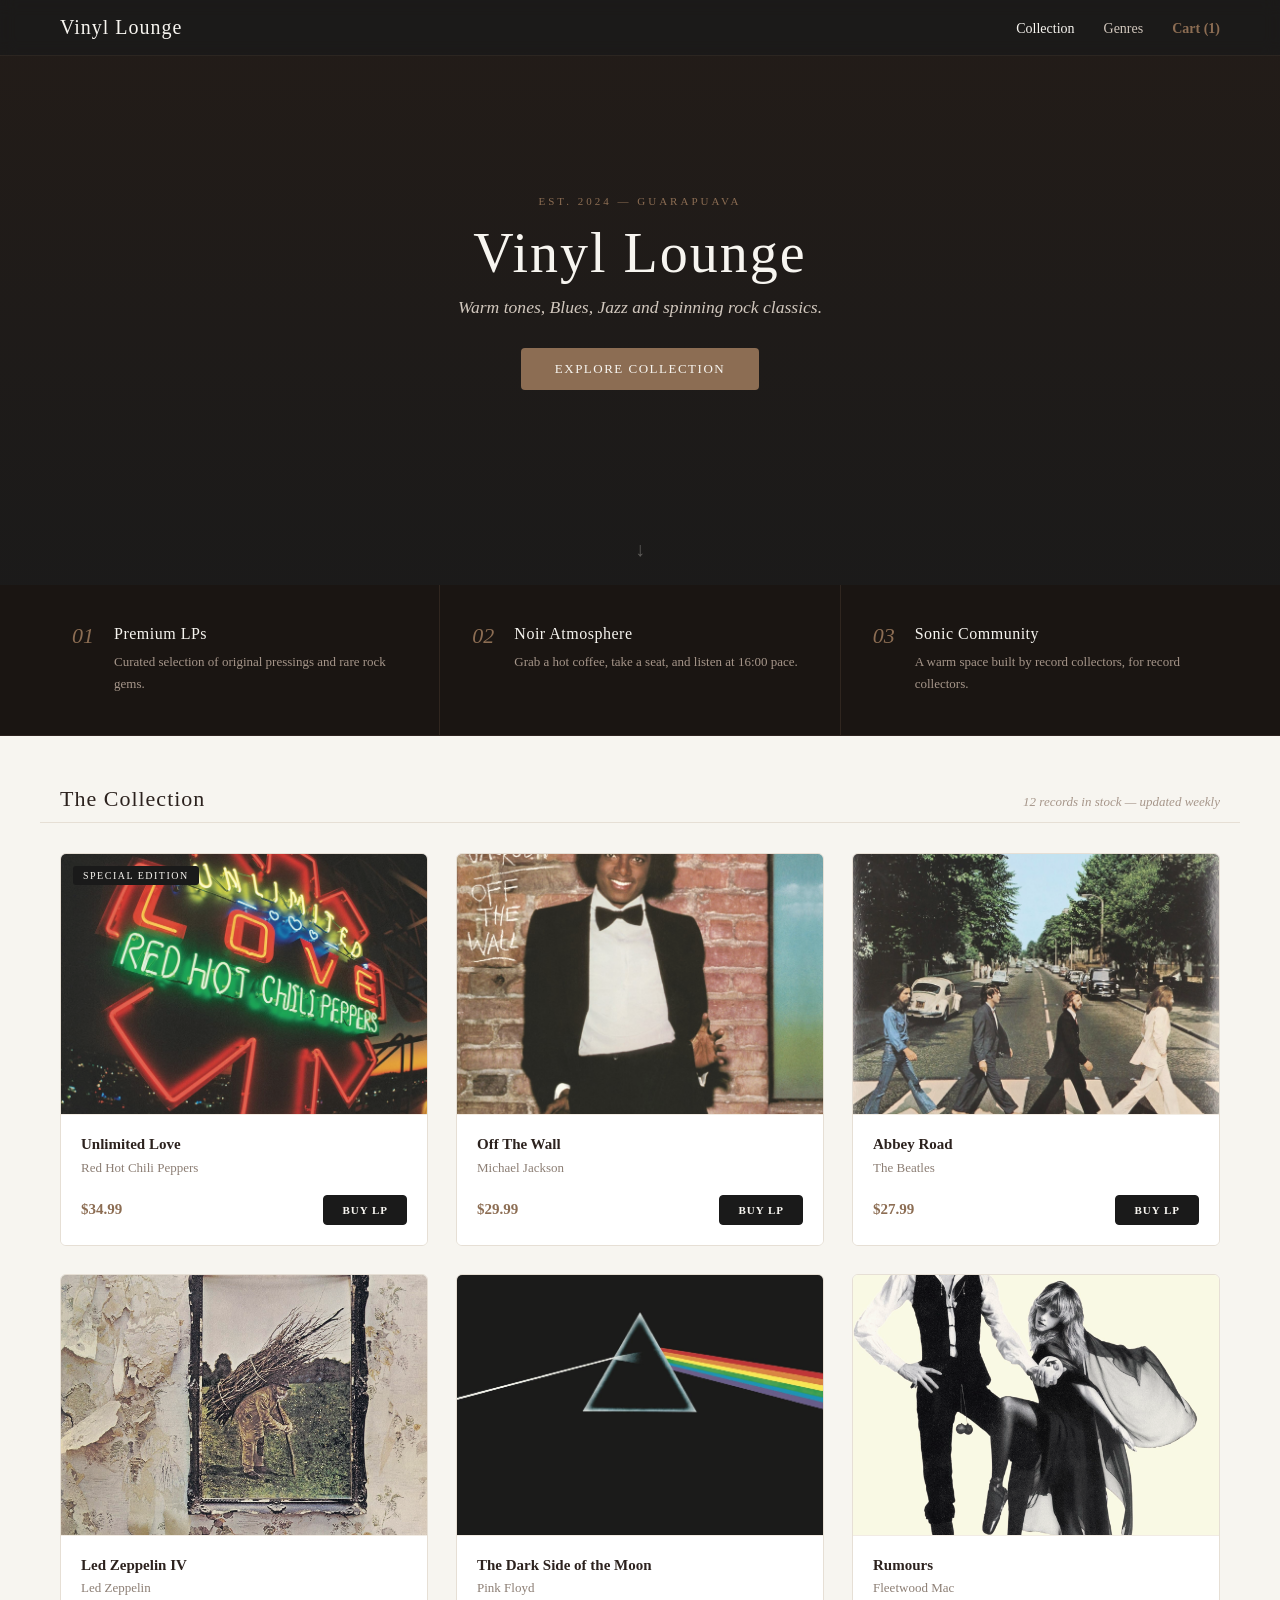
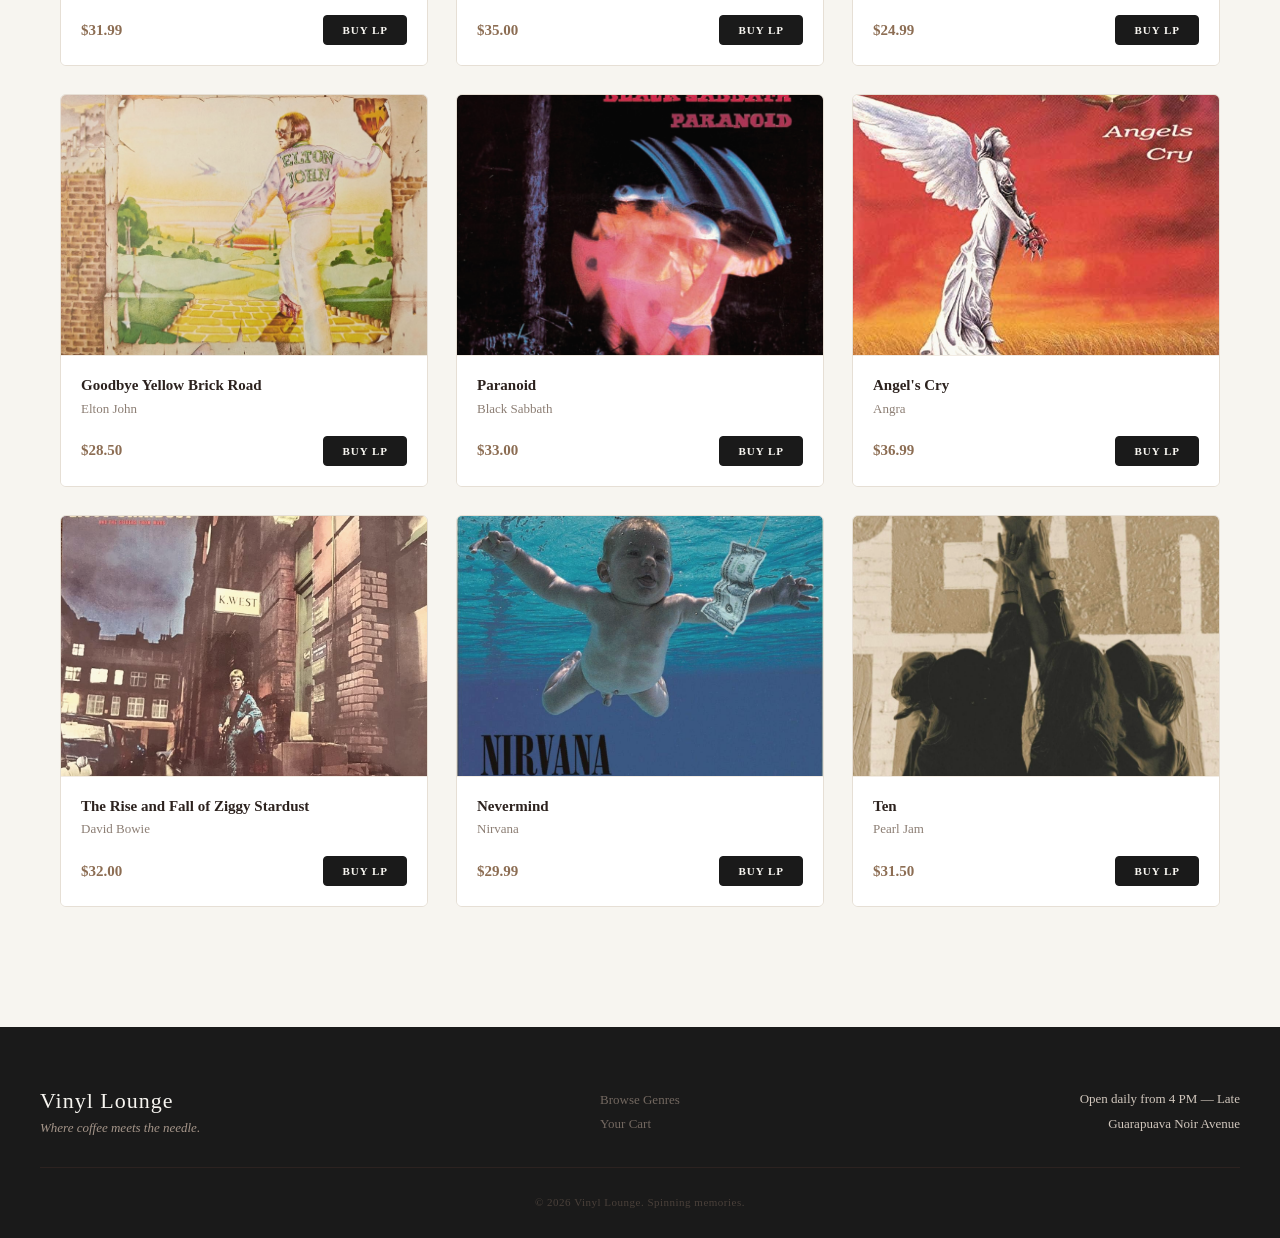
<file: index.html>
<!doctype html>
<html lang="en">
  <head>
    <link rel="stylesheet" href="./style/style.css" />
    <link
      rel="shortcut icon"
      href="./assets/images/favicon.jpg"
      type="image/jpeg"
    />
    <meta charset="UTF-8" />
    <meta name="viewport" content="width=device-width, initial-scale=1.0" />
    <title>Vinyl Lounge</title>
  </head>

  <body>
    <header class="main-header">
      <div class="header-container">
        <a href="./index.html" class="logo">Vinyl Lounge</a>
        <nav class="nav-menu">
          <a href="./index.html" class="active">Collection</a>
          <a href="./collections.html">Genres</a>
          <a href="./cart.html" class="cart-icon">Cart (1)</a>
        </nav>
      </div>
    </header>

    <header class="banner">
      <div class="banner-overlay"></div>
      <div class="banner-content">
        <p class="banner-eyebrow">Est. 2024 — Guarapuava</p>
        <h1>Vinyl Lounge</h1>
        <p class="banner-sub">
          Warm tones, Blues, Jazz and spinning rock classics.
        </p>
        <a href="#catalog" class="banner-button">Explore Collection</a>
      </div>
      <div class="banner-scroll-hint">↓</div>
    </header>

    <section class="features-strip">
      <div class="features">
        <div class="feature-item">
          <span class="feature-number">01</span>
          <div class="feature-text">
            <h3>Premium LPs</h3>
            <p>Curated selection of original pressings and rare rock gems.</p>
          </div>
        </div>
        <div class="feature-item">
          <span class="feature-number">02</span>
          <div class="feature-text">
            <h3>Noir Atmosphere</h3>
            <p>Grab a hot coffee, take a seat, and listen at 16:00 pace.</p>
          </div>
        </div>
        <div class="feature-item">
          <span class="feature-number">03</span>
          <div class="feature-text">
            <h3>Sonic Community</h3>
            <p>
              A warm space built by record collectors, for record collectors.
            </p>
          </div>
        </div>
      </div>
    </section>

    <section class="catalog-header" id="catalog">
      <h2 class="catalog-title">The Collection</h2>
      <p class="catalog-subtitle">12 records in stock — updated weekly</p>
    </section>

    <main class="catalogo">
      <div class="quadrado">
        <div class="tag-badge">Special Edition</div>
        <img
          src="./assets/images/covers/unlimited-love.jpg"
          alt="Unlimited Love - RHCP"
          class="produto-img"
        />
        <div class="produto-info">
          <p class="produto-nome">Unlimited Love</p>
          <p class="produto-artista">Red Hot Chili Peppers</p>
          <div class="produto-footer">
            <span class="produto-preco">$34.99</span>
            <a href="./cart.html" class="buy-button">Buy LP</a>
          </div>
        </div>
      </div>

      <div class="quadrado">
        <img
          src="./assets/images/covers/off-the-wall.jpg"
          alt="Off The Wall - Michael Jackson"
          class="produto-img"
        />
        <div class="produto-info">
          <p class="produto-nome">Off The Wall</p>
          <p class="produto-artista">Michael Jackson</p>
          <div class="produto-footer">
            <span class="produto-preco">$29.99</span>
            <a href="./cart.html" class="buy-button">Buy LP</a>
          </div>
        </div>
      </div>

      <div class="quadrado">
        <img
          src="./assets/images/covers/abbey-road.jpg"
          alt="Abbey Road - The Beatles"
          class="produto-img"
        />
        <div class="produto-info">
          <p class="produto-nome">Abbey Road</p>
          <p class="produto-artista">The Beatles</p>
          <div class="produto-footer">
            <span class="produto-preco">$27.99</span>
            <a href="./cart.html" class="buy-button">Buy LP</a>
          </div>
        </div>
      </div>

      <div class="quadrado">
        <img
          src="./assets/images/covers/led-iv.jpg"
          alt="Led Zeppelin IV"
          class="produto-img"
        />
        <div class="produto-info">
          <p class="produto-nome">Led Zeppelin IV</p>
          <p class="produto-artista">Led Zeppelin</p>
          <div class="produto-footer">
            <span class="produto-preco">$31.99</span>
            <a href="./cart.html" class="buy-button">Buy LP</a>
          </div>
        </div>
      </div>

      <div class="quadrado">
        <img
          src="./assets/images/covers/pink-floyd.jpg"
          alt="The Dark Side of the Moon - Pink Floyd"
          class="produto-img"
        />
        <div class="produto-info">
          <p class="produto-nome">The Dark Side of the Moon</p>
          <p class="produto-artista">Pink Floyd</p>
          <div class="produto-footer">
            <span class="produto-preco">$35.00</span>
            <a href="./cart.html" class="buy-button">Buy LP</a>
          </div>
        </div>
      </div>

      <div class="quadrado">
        <img
          src="./assets/images/covers/rumours.jpg"
          alt="Rumours - Fleetwood Mac"
          class="produto-img"
        />
        <div class="produto-info">
          <p class="produto-nome">Rumours</p>
          <p class="produto-artista">Fleetwood Mac</p>
          <div class="produto-footer">
            <span class="produto-preco">$24.99</span>
            <a href="./cart.html" class="buy-button">Buy LP</a>
          </div>
        </div>
      </div>

      <div class="quadrado">
        <img
          src="./assets/images/covers/yellow-road.jpg"
          alt="Goodbye Yellow Brick Road - Elton John"
          class="produto-img"
        />
        <div class="produto-info">
          <p class="produto-nome">Goodbye Yellow Brick Road</p>
          <p class="produto-artista">Elton John</p>
          <div class="produto-footer">
            <span class="produto-preco">$28.50</span>
            <a href="./cart.html" class="buy-button">Buy LP</a>
          </div>
        </div>
      </div>

      <div class="quadrado">
        <img
          src="./assets/images/covers/paranoid.jpg"
          alt="Paranoid - Black Sabbath"
          class="produto-img"
        />
        <div class="produto-info">
          <p class="produto-nome">Paranoid</p>
          <p class="produto-artista">Black Sabbath</p>
          <div class="produto-footer">
            <span class="produto-preco">$33.00</span>
            <a href="./cart.html" class="buy-button">Buy LP</a>
          </div>
        </div>
      </div>

      <div class="quadrado">
        <img
          src="./assets/images/covers/angra.jpg"
          alt="Angel's Cry - Angra"
          class="produto-img"
        />
        <div class="produto-info">
          <p class="produto-nome">Angel's Cry</p>
          <p class="produto-artista">Angra</p>
          <div class="produto-footer">
            <span class="produto-preco">$36.99</span>
            <a href="./cart.html" class="buy-button">Buy LP</a>
          </div>
        </div>
      </div>

      <div class="quadrado">
        <img
          src="./assets/images/covers/bowie.jpg"
          alt="Ziggy Stardust - David Bowie"
          class="produto-img"
        />
        <div class="produto-info">
          <p class="produto-nome">The Rise and Fall of Ziggy Stardust</p>
          <p class="produto-artista">David Bowie</p>
          <div class="produto-footer">
            <span class="produto-preco">$32.00</span>
            <a href="./cart.html" class="buy-button">Buy LP</a>
          </div>
        </div>
      </div>

      <div class="quadrado">
        <img
          src="./assets/images/covers/nevermind.jpg"
          alt="Nevermind - Nirvana"
          class="produto-img"
        />
        <div class="produto-info">
          <p class="produto-nome">Nevermind</p>
          <p class="produto-artista">Nirvana</p>
          <div class="produto-footer">
            <span class="produto-preco">$29.99</span>
            <a href="./cart.html" class="buy-button">Buy LP</a>
          </div>
        </div>
      </div>

      <div class="quadrado">
        <img
          src="./assets/images/covers/ten.jpg"
          alt="Ten - Pearl Jam"
          class="produto-img"
        />
        <div class="produto-info">
          <p class="produto-nome">Ten</p>
          <p class="produto-artista">Pearl Jam</p>
          <div class="produto-footer">
            <span class="produto-preco">$31.50</span>
            <a href="./cart.html" class="buy-button">Buy LP</a>
          </div>
        </div>
      </div>
    </main>

    <footer class="footer">
      <div class="footer-content">
        <div class="footer-brand">
          <h2>Vinyl Lounge</h2>
          <p>Where coffee meets the needle.</p>
        </div>
        <div class="footer-links">
          <a href="./collections.html">Browse Genres</a>
          <a href="./cart.html">Your Cart</a>
        </div>
        <div class="footer-info">
          <p>Open daily from 4 PM — Late</p>
          <p>Guarapuava Noir Avenue</p>
        </div>
      </div>
      <div class="footer-bottom">
        <p>&copy; 2026 Vinyl Lounge. Spinning memories.</p>
      </div>
    </footer>
  </body>
</html>
</file>
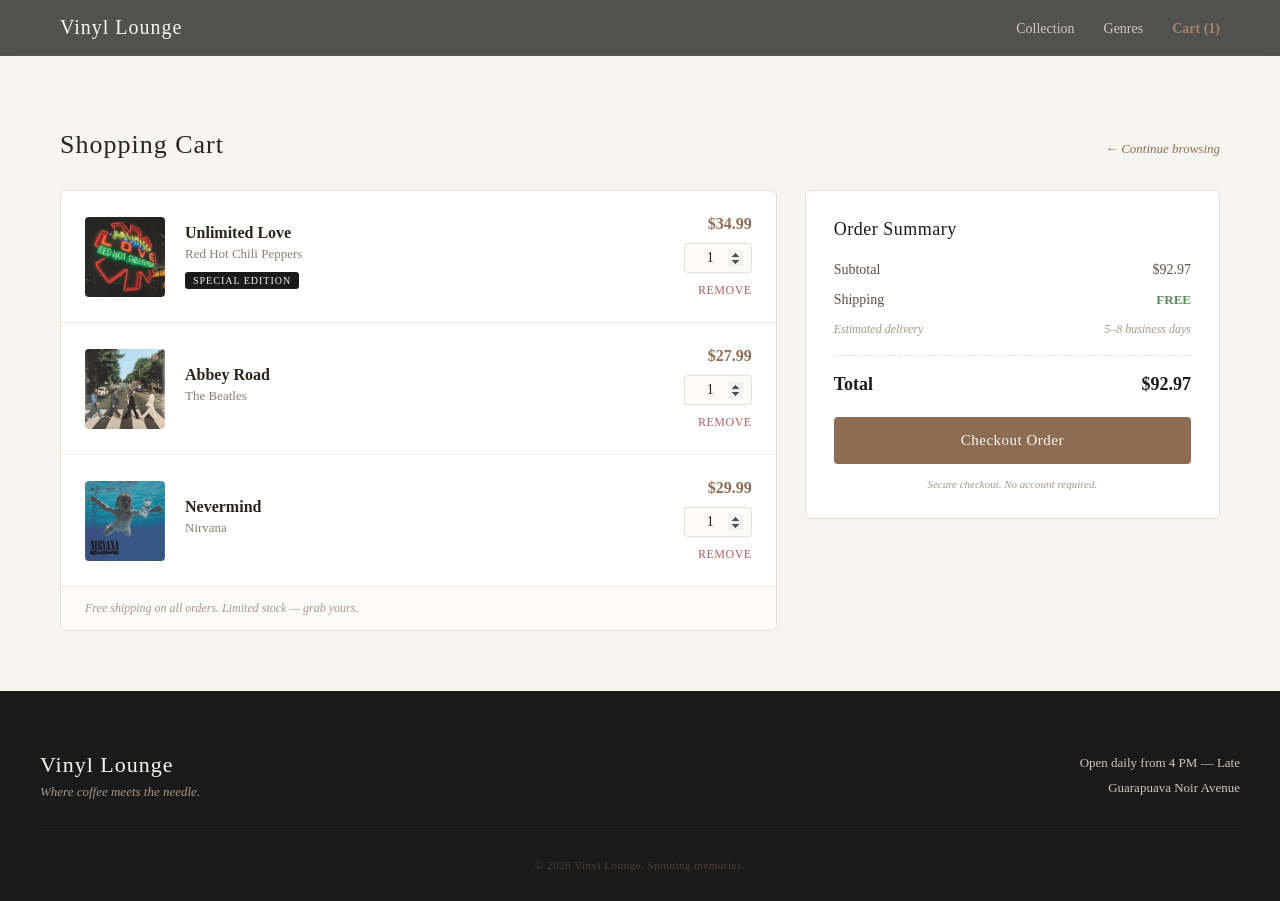
<file: cart.html>
<!doctype html>
<html lang="en">
  <head>
    <link rel="stylesheet" href="./style/style.css" />
    <link rel="stylesheet" href="./style/style-pages.css" />
    <link
      rel="shortcut icon"
      href="./assets/images/favicon.jpg"
      type="image/jpeg"
    />
    <meta charset="UTF-8" />
    <meta name="viewport" content="width=device-width, initial-scale=1.0" />
    <title>Vinyl Lounge - Your Cart</title>
  </head>

  <body class="inner-page">
    <header class="main-header">
      <div class="header-container">
        <a href="./index.html" class="logo">Vinyl Lounge</a>
        <nav class="nav-menu">
          <a href="./index.html">Collection</a>
          <a href="./collections.html">Genres</a>
          <a href="./cart.html" class="cart-icon active">Cart (1)</a>
        </nav>
      </div>
    </header>

    <main class="page-container">
      <div class="page-heading">
        <h2 class="section-title">Shopping Cart</h2>
        <a href="./index.html" class="continue-link">← Continue browsing</a>
      </div>

      <div class="cart-wrapper">
        <div class="cart-items-panel">
          <!-- Item 1: Unlimited Love -->
          <div class="cart-item-wrap">
            <input type="checkbox" id="remove-1" class="remove-toggle" />
            <div class="cart-item-row">
              <img
                src="./assets/images/covers/unlimited-love.jpg"
                alt="Unlimited Love"
                class="cart-item-img"
              />
              <div class="cart-item-details">
                <p class="cart-item-title">Unlimited Love</p>
                <p class="cart-item-subtitle">Red Hot Chili Peppers</p>
                <span class="cart-item-badge">Special Edition</span>
              </div>
              <div class="cart-item-right">
                <p class="cart-price">$34.99</p>
                <input
                  type="number"
                  class="qty-input"
                  value="1"
                  min="1"
                  max="5"
                  title="Quantity"
                />
                <label for="remove-1" class="remove-link">Remove</label>
              </div>
            </div>
            <div class="item-removed-msg">
              <span>Item removed.</span>
              <label for="remove-1" class="undo-link">Undo</label>
            </div>
          </div>

          <!-- Item 2: Abbey Road -->
          <div class="cart-item-wrap">
            <input type="checkbox" id="remove-2" class="remove-toggle" />
            <div class="cart-item-row">
              <img
                src="./assets/images/covers/abbey-road.jpg"
                alt="Abbey Road"
                class="cart-item-img"
              />
              <div class="cart-item-details">
                <p class="cart-item-title">Abbey Road</p>
                <p class="cart-item-subtitle">The Beatles</p>
              </div>
              <div class="cart-item-right">
                <p class="cart-price">$27.99</p>
                <input
                  type="number"
                  class="qty-input"
                  value="1"
                  min="1"
                  max="5"
                  title="Quantity"
                />
                <label for="remove-2" class="remove-link">Remove</label>
              </div>
            </div>
            <div class="item-removed-msg">
              <span>Item removed.</span>
              <label for="remove-2" class="undo-link">Undo</label>
            </div>
          </div>

          <!-- Item 3: Nevermind -->
          <div class="cart-item-wrap">
            <input type="checkbox" id="remove-3" class="remove-toggle" />
            <div class="cart-item-row">
              <img
                src="./assets/images/covers/nevermind.jpg"
                alt="Nevermind"
                class="cart-item-img"
              />
              <div class="cart-item-details">
                <p class="cart-item-title">Nevermind</p>
                <p class="cart-item-subtitle">Nirvana</p>
              </div>
              <div class="cart-item-right">
                <p class="cart-price">$29.99</p>
                <input
                  type="number"
                  class="qty-input"
                  value="1"
                  min="1"
                  max="5"
                  title="Quantity"
                />
                <label for="remove-3" class="remove-link">Remove</label>
              </div>
            </div>
            <div class="item-removed-msg">
              <span>Item removed.</span>
              <label for="remove-3" class="undo-link">Undo</label>
            </div>
          </div>

          <div class="cart-empty-hint">
            <p>Free shipping on all orders. Limited stock — grab yours.</p>
          </div>
        </div>

        <div class="cart-summary">
          <h3>Order Summary</h3>
          <div class="summary-row">
            <span>Subtotal</span>
            <span>$92.97</span>
          </div>
          <div class="summary-row">
            <span>Shipping</span>
            <span class="free-shipping">FREE</span>
          </div>
          <div class="summary-row summary-row--muted">
            <span>Estimated delivery</span>
            <span>5–8 business days</span>
          </div>
          <div class="summary-divider"></div>
          <div class="summary-total">
            <span>Total</span>
            <span>$92.97</span>
          </div>
          <a href="#" class="checkout-button">Checkout Order</a>
          <p class="checkout-note">Secure checkout. No account required.</p>
        </div>
      </div>
    </main>

    <footer class="footer">
      <div class="footer-content">
        <div class="footer-brand">
          <h2>Vinyl Lounge</h2>
          <p>Where coffee meets the needle.</p>
        </div>
        <div class="footer-info">
          <p>Open daily from 4 PM — Late</p>
          <p>Guarapuava Noir Avenue</p>
        </div>
      </div>
      <div class="footer-bottom">
        <p>&copy; 2026 Vinyl Lounge. Spinning memories.</p>
      </div>
    </footer>
  </body>
</html>
</file>
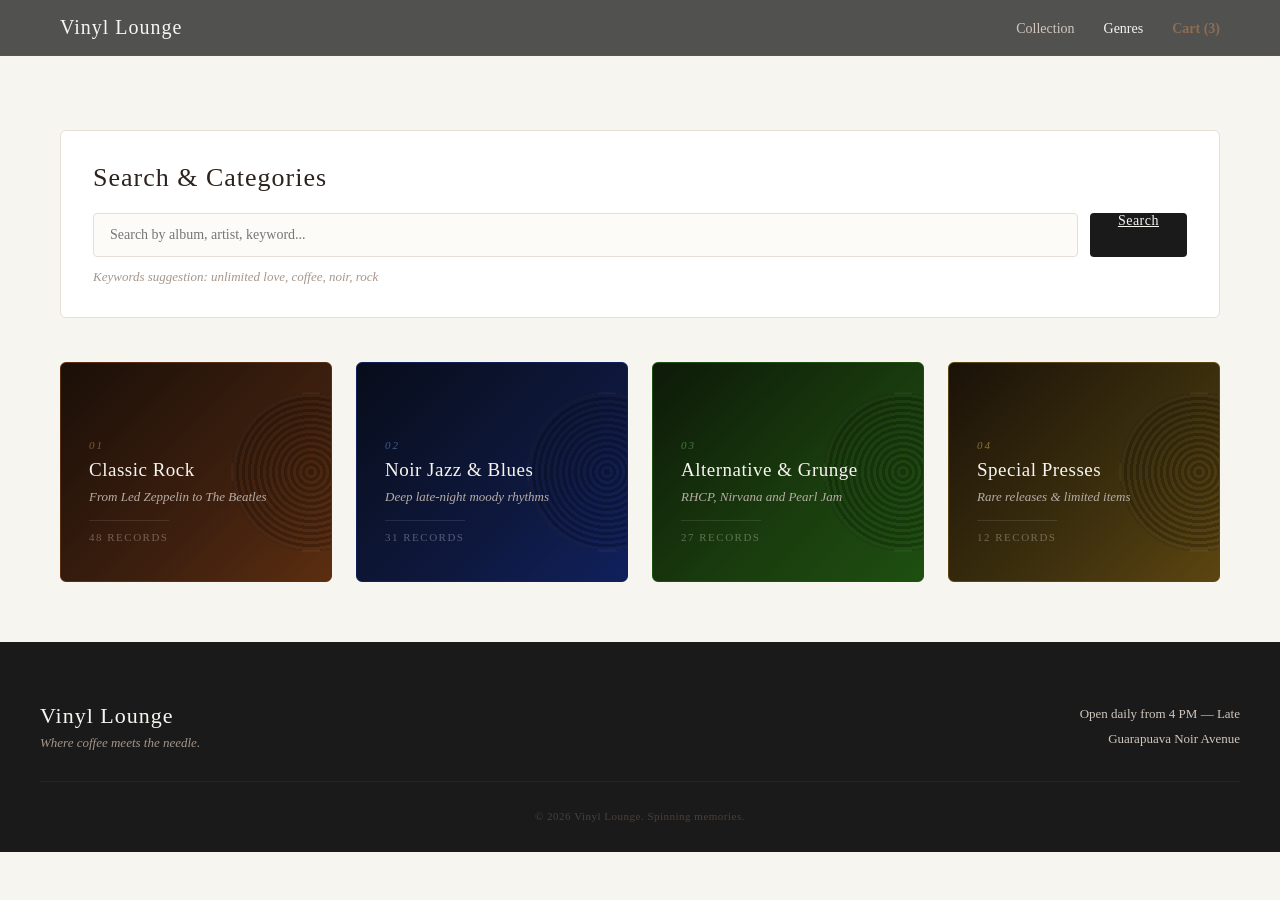
<file: collections.html>
<!doctype html>
<html lang="en">
  <head>
    <link rel="stylesheet" href="./style/style.css" />
    <link rel="stylesheet" href="./style/style-pages.css" />
    <link
      rel="shortcut icon"
      href="./assets/images/favicon.jpg"
      type="image/jpeg"
    />
    <meta charset="UTF-8" />
    <meta name="viewport" content="width=device-width, initial-scale=1.0" />
    <title>Vinyl Lounge - Genres</title>
  </head>

  <body class="inner-page">
    <header class="main-header">
      <div class="header-container">
        <a href="./index.html" class="logo">Vinyl Lounge</a>
        <nav class="nav-menu">
          <a href="./index.html">Collection</a>
          <a href="./collections.html" class="active">Genres</a>
          <a href="./cart.html" class="cart-icon">Cart (3)</a>
        </nav>
      </div>
    </header>

    <main class="page-container">
      <section class="search-section">
        <h2 class="section-title">Search & Categories</h2>
        <div class="search-bar">
          <input
            type="text"
            id="search-input"
            placeholder="Search by album, artist, keyword..."
          />
          <a href="./index.html#catalog" class="search-button">Search</a>
        </div>
        <p class="search-hint">
          Keywords suggestion: <em>unlimited love, coffee, noir, rock</em>
        </p>
      </section>

      <section class="genres-grid">
        <a href="./index.html#catalog" class="genre-card genre-rock">
          <div class="genre-overlay"></div>
          <div class="genre-vinyl-disc"></div>
          <div class="genre-content">
            <span class="genre-label">01</span>
            <h3>Classic Rock</h3>
            <p>From Led Zeppelin to The Beatles</p>
            <span class="genre-count">48 records</span>
          </div>
        </a>

        <a href="./index.html#catalog" class="genre-card genre-jazz">
          <div class="genre-overlay"></div>
          <div class="genre-vinyl-disc"></div>
          <div class="genre-content">
            <span class="genre-label">02</span>
            <h3>Noir Jazz & Blues</h3>
            <p>Deep late-night moody rhythms</p>
            <span class="genre-count">31 records</span>
          </div>
        </a>

        <a href="./index.html#catalog" class="genre-card genre-grunge">
          <div class="genre-overlay"></div>
          <div class="genre-vinyl-disc"></div>
          <div class="genre-content">
            <span class="genre-label">03</span>
            <h3>Alternative & Grunge</h3>
            <p>RHCP, Nirvana and Pearl Jam</p>
            <span class="genre-count">27 records</span>
          </div>
        </a>

        <a href="./index.html#catalog" class="genre-card genre-special">
          <div class="genre-overlay"></div>
          <div class="genre-vinyl-disc"></div>
          <div class="genre-content">
            <span class="genre-label">04</span>
            <h3>Special Presses</h3>
            <p>Rare releases & limited items</p>
            <span class="genre-count">12 records</span>
          </div>
        </a>
      </section>
    </main>

    <footer class="footer">
      <div class="footer-content">
        <div class="footer-brand">
          <h2>Vinyl Lounge</h2>
          <p>Where coffee meets the needle.</p>
        </div>
        <div class="footer-info">
          <p>Open daily from 4 PM — Late</p>
          <p>Guarapuava Noir Avenue</p>
        </div>
      </div>
      <div class="footer-bottom">
        <p>&copy; 2026 Vinyl Lounge. Spinning memories.</p>
      </div>
    </footer>
  </body>
</html>
</file>
<file: style/style.css>
* {
  margin: 0;
  padding: 0;
  box-sizing: border-box;
}

body {
  background-color: #f7f5f0;
  color: #1a1a1a;
  font-family: "Georgia", serif;
}

/* ==========================================================================
   HEADER
   ========================================================================== */
.main-header {
  position: fixed;
  top: 0;
  left: 0;
  width: 100%;
  z-index: 100;
  background: rgba(26, 26, 26, 0.75);
  backdrop-filter: blur(8px);
  -webkit-backdrop-filter: blur(8px);
  border-bottom: 1px solid rgba(140, 109, 83, 0.15);
  padding: 16px 0;
  transition: background 0.3s ease;
}

.header-container {
  max-width: 1200px;
  margin: 0 auto;
  padding: 0 20px;
  display: table;
  width: 100%;
}

.logo {
  display: table-cell;
  vertical-align: middle;
  font-family: "Georgia", serif;
  font-size: 20px;
  letter-spacing: 1px;
  color: #f7f5f0;
  text-decoration: none;
}

.nav-menu {
  display: table-cell;
  vertical-align: middle;
  text-align: right;
}

.nav-menu a {
  font-family: "Georgia", serif;
  font-size: 14px;
  color: #d1c7bd;
  text-decoration: none;
  margin-left: 25px;
  transition: color 0.3s;
}

.nav-menu a:hover,
.nav-menu a.active {
  color: #f7f5f0;
}

.nav-menu .cart-icon {
  color: #8c6d53;
  font-weight: bold;
}

.nav-menu .cart-icon:hover,
.nav-menu .cart-icon.active {
  color: #a68467;
}

/* ==========================================================================
   BANNER
   ========================================================================== */
.banner {
  position: relative;
  width: 100%;
  height: 65vh;
  background-color: #231c18;
  background-image: url("https://images.unsplash.com/photo-1539628399283-a669226744d3?q=80&w=1200");
  background-position: center 40%;
  background-size: cover;
  background-repeat: no-repeat;
  display: flex;
  align-items: center;
  justify-content: center;
  text-align: center;
}

.banner-overlay {
  position: absolute;
  inset: 0;
  background: linear-gradient(rgba(35, 28, 24, 0.5), rgba(26, 26, 26, 0.88));
}

.banner-content {
  position: relative;
  z-index: 10;
  color: #f7f5f0;
  padding: 0 20px;
}

.banner-eyebrow {
  font-size: 11px;
  text-transform: uppercase;
  letter-spacing: 3px;
  color: #8c6d53;
  margin-bottom: 14px;
  font-style: normal;
}

.banner-content h1 {
  font-size: 3.5rem;
  font-weight: 400;
  letter-spacing: 2px;
  margin-bottom: 12px;
}

.banner-sub {
  font-size: 1.1rem;
  font-style: italic;
  color: #d1c7bd;
  margin-bottom: 30px;
}

.banner-button {
  display: inline-block;
  padding: 13px 34px;
  font-size: 13px;
  text-transform: uppercase;
  letter-spacing: 1.5px;
  background-color: #8c6d53;
  color: #f7f5f0;
  text-decoration: none;
  border-radius: 4px;
  transition:
    background-color 0.3s,
    transform 0.2s;
}

.banner-button:hover {
  background-color: #6f533c;
  transform: translateY(-1px);
}

.banner-scroll-hint {
  position: absolute;
  bottom: 24px;
  left: 50%;
  transform: translateX(-50%);
  color: rgba(247, 245, 240, 0.3);
  font-size: 20px;
  animation: bounce 2s infinite;
  z-index: 10;
}

@keyframes bounce {
  0%,
  100% {
    transform: translateX(-50%) translateY(0);
  }
  50% {
    transform: translateX(-50%) translateY(6px);
  }
}

/* ==========================================================================
   FEATURES STRIP
   ========================================================================== */
.features-strip {
  background-color: #1a1512;
  border-bottom: 1px solid #2c221e;
}

.features {
  display: flex;
  justify-content: space-between;
  flex-wrap: wrap;
  gap: 0;
  padding: 0;
  max-width: 1200px;
  margin: 0 auto;
}

.feature-item {
  flex: 1;
  min-width: 260px;
  display: flex;
  align-items: flex-start;
  gap: 20px;
  padding: 40px 32px;
  border-left: 1px solid rgba(140, 109, 83, 0.2);
  transition: background-color 0.3s;
}

.feature-item:first-child {
  border-left: none;
}

.feature-item:hover {
  background-color: rgba(140, 109, 83, 0.05);
}

.feature-number {
  font-family: "Georgia", serif;
  font-size: 22px;
  font-style: italic;
  color: #8c6d53;
  line-height: 1;
  flex-shrink: 0;
}

.feature-text h3 {
  font-family: "Georgia", serif;
  font-size: 16px;
  color: #f7f5f0;
  margin-bottom: 8px;
  font-weight: 400;
  letter-spacing: 0.5px;
}

.feature-text p {
  font-family: "Georgia", serif;
  font-size: 13px;
  color: #a6968a;
  line-height: 1.7;
}

/* ==========================================================================
   CATALOG HEADER
   ========================================================================== */
.catalog-header {
  max-width: 1200px;
  margin: 0 auto;
  padding: 50px 20px 10px;
  display: flex;
  align-items: baseline;
  justify-content: space-between;
  flex-wrap: wrap;
  gap: 8px;
  border-bottom: 1px solid #e6dfd5;
  margin-bottom: 0;
}

.catalog-title {
  font-size: 22px;
  font-weight: 400;
  color: #2c221e;
  letter-spacing: 1px;
}

.catalog-subtitle {
  font-size: 13px;
  color: #a6968a;
  font-style: italic;
}

/* ==========================================================================
   CATALOG GRID
   ========================================================================== */
.catalogo {
  display: grid;
  grid-template-columns: repeat(auto-fill, minmax(280px, 1fr));
  gap: 28px;
  padding: 30px 20px 60px;
  max-width: 1200px;
  margin: 0 auto;
}

.quadrado {
  position: relative;
  background-color: #ffffff;
  border: 1px solid #e6dfd5;
  border-radius: 6px;
  overflow: hidden;
  display: flex;
  flex-direction: column;
  transition:
    transform 0.4s cubic-bezier(0.16, 1, 0.3, 1),
    box-shadow 0.4s;
}

.quadrado:hover {
  transform: translateY(-8px);
  box-shadow: 0 14px 28px rgba(44, 34, 30, 0.13);
}

.tag-badge {
  position: absolute;
  top: 12px;
  left: 12px;
  background-color: #1a1a1a;
  color: #f7f5f0;
  padding: 4px 10px;
  font-size: 10px;
  text-transform: uppercase;
  letter-spacing: 1.5px;
  border-radius: 3px;
  z-index: 2;
}

.produto-img {
  width: 100%;
  height: 260px;
  object-fit: cover;
  filter: sepia(15%) contrast(95%);
  transition: filter 0.4s;
}

.quadrado:hover .produto-img {
  filter: sepia(5%) contrast(100%);
}

.produto-info {
  padding: 20px;
  display: flex;
  flex-direction: column;
  gap: 5px;
  background-color: #ffffff;
  border-top: 1px solid #f2ece4;
  flex-grow: 1;
}

.produto-nome {
  font-size: 15px;
  font-weight: bold;
  color: #2c221e;
  line-height: 1.3;
}

.produto-artista {
  font-size: 13px;
  color: #8c7e74;
}

.produto-footer {
  display: flex;
  align-items: center;
  justify-content: space-between;
  margin-top: auto;
  padding-top: 14px;
}

.produto-preco {
  font-size: 15px;
  font-weight: bold;
  color: #8c6d53;
}

.buy-button {
  display: inline-block;
  padding: 8px 18px;
  background-color: #1a1a1a;
  color: #f7f5f0;
  text-decoration: none;
  font-size: 11px;
  font-weight: bold;
  text-transform: uppercase;
  letter-spacing: 1px;
  border-radius: 4px;
  border: 1px solid #1a1a1a;
  transition:
    background-color 0.2s,
    border-color 0.2s;
}

.buy-button:hover {
  background-color: #8c6d53;
  border-color: #8c6d53;
}

/* ==========================================================================
   FOOTER
   ========================================================================== */
.footer {
  background-color: #1a1a1a;
  color: #f7f5f0;
  padding: 60px 20px 30px;
  margin-top: 60px;
}

.footer-content {
  display: flex;
  justify-content: space-between;
  align-items: center;
  flex-wrap: wrap;
  gap: 40px;
  max-width: 1200px;
  margin: 0 auto;
  border-bottom: 1px solid #2c2220;
  padding-bottom: 30px;
}

.footer-brand h2 {
  font-size: 22px;
  font-weight: 400;
  letter-spacing: 1px;
  color: #f7f5f0;
  margin-bottom: 6px;
}

.footer-brand p {
  font-size: 13px;
  color: #a6968a;
  font-style: italic;
}

.footer-links {
  display: flex;
  flex-direction: column;
  gap: 8px;
}

.footer-links a {
  font-size: 13px;
  color: #736860;
  text-decoration: none;
  transition: color 0.2s;
}

.footer-links a:hover {
  color: #8c6d53;
}

.footer-info {
  text-align: right;
  font-size: 13px;
  color: #d1c7bd;
  line-height: 1.9;
}

.footer-bottom {
  text-align: center;
  margin-top: 28px;
  font-size: 11px;
  color: #4a403a;
  letter-spacing: 0.5px;
}

/* ==========================================================================
   RESPONSIVE
   ========================================================================== */
@media (max-width: 768px) {
  .banner-content h1 {
    font-size: 2.4rem;
  }

  .features {
    flex-direction: column;
  }

  .feature-item {
    border-left: none;
    border-top: 1px solid rgba(140, 109, 83, 0.2);
    padding: 28px 20px;
  }

  .feature-item:first-child {
    border-top: none;
  }

  .catalog-header {
    flex-direction: column;
    gap: 4px;
  }

  .footer-content {
    flex-direction: column;
    align-items: flex-start;
  }

  .footer-info {
    text-align: left;
  }
}
</file>
<file: style/style-pages.css>
/* ==========================================================================
   INNER PAGE BASE
   ========================================================================== */
.inner-page {
  padding-top: 80px;
}

.page-container {
  max-width: 1200px;
  margin: 50px auto;
  padding: 0 20px;
}

.section-title {
  font-size: 26px;
  font-weight: 400;
  color: #2c221e;
  letter-spacing: 1px;
}

/* ==========================================================================
   COLLECTIONS PAGE — Search
   ========================================================================== */
.search-section {
  background-color: #ffffff;
  padding: 32px;
  border-radius: 6px;
  border: 1px solid #e6dfd5;
  margin-bottom: 44px;
}

.search-section .section-title {
  margin-bottom: 20px;
}

.search-bar {
  display: flex;
  gap: 12px;
  margin-bottom: 12px;
}

.search-bar input {
  flex: 1;
  padding: 13px 16px;
  border: 1px solid #e6dfd5;
  background-color: #fdfbf7;
  font-family: "Georgia", serif;
  font-size: 14px;
  border-radius: 4px;
  color: #2c221e;
  transition: border-color 0.2s;
}

.search-bar input:focus {
  outline: none;
  border-color: #8c6d53;
}

.search-button {
  padding: 0 28px;
  background-color: #1a1a1a;
  color: #f7f5f0;
  border: none;
  font-family: "Georgia", serif;
  font-size: 14px;
  border-radius: 4px;
  cursor: pointer;
  letter-spacing: 0.5px;
  transition: background-color 0.2s;
}

.search-button:hover {
  background-color: #8c6d53;
}

.search-hint {
  font-size: 13px;
  color: #a6968a;
  font-style: italic;
}

/* ==========================================================================
   COLLECTIONS PAGE — Genre Cards
   ========================================================================== */
.genres-grid {
  display: grid;
  grid-template-columns: repeat(auto-fill, minmax(260px, 1fr));
  gap: 24px;
}

.genre-card {
  position: relative;
  padding: 44px 28px 36px;
  border-radius: 6px;
  overflow: hidden;
  cursor: pointer;
  min-height: 220px;
  display: flex;
  align-items: flex-end;
  transition: transform 0.4s cubic-bezier(0.16, 1, 0.3, 1);
}

.genre-card:hover {
  transform: translateY(-6px);
}

/* Vinyl disc decoration — slides in on hover */
.genre-vinyl-disc {
  position: absolute;
  right: -60px;
  top: 50%;
  transform: translateY(-50%);
  width: 160px;
  height: 160px;
  border-radius: 50%;
  border: 2px solid rgba(255, 255, 255, 0.08);
  background: repeating-radial-gradient(
    circle at center,
    rgba(0, 0, 0, 0.5) 0px,
    rgba(0, 0, 0, 0.5) 3px,
    rgba(255, 255, 255, 0.03) 3px,
    rgba(255, 255, 255, 0.03) 6px
  );
  transition:
    right 0.5s cubic-bezier(0.16, 1, 0.3, 1),
    opacity 0.4s;
  opacity: 0.4;
  pointer-events: none;
}

.genre-card:hover .genre-vinyl-disc {
  right: -30px;
  opacity: 0.7;
}

/* Unique color palettes per genre */
.genre-rock {
  background: linear-gradient(135deg, #1a0f08 0%, #3d1f0e 60%, #5c2e10 100%);
  border: 1px solid #5c2e10;
}

.genre-jazz {
  background: linear-gradient(135deg, #080d1a 0%, #0e183d 60%, #10205c 100%);
  border: 1px solid #10205c;
}

.genre-grunge {
  background: linear-gradient(135deg, #0d1a08 0%, #1a3d0e 60%, #1e4f10 100%);
  border: 1px solid #1e4f10;
}

.genre-special {
  background: linear-gradient(135deg, #1a1208 0%, #3d300e 60%, #5c4510 100%);
  border: 1px solid #5c4510;
}

/* Shimmer overlay on hover */
.genre-overlay {
  position: absolute;
  inset: 0;
  background: linear-gradient(
    120deg,
    transparent 30%,
    rgba(255, 255, 255, 0.04) 50%,
    transparent 70%
  );
  opacity: 0;
  transition: opacity 0.3s;
}

.genre-card:hover .genre-overlay {
  opacity: 1;
}

.genre-content {
  position: relative;
  z-index: 2;
}

.genre-label {
  display: block;
  font-family: "Georgia", serif;
  font-size: 11px;
  font-style: italic;
  color: rgba(255, 255, 255, 0.35);
  letter-spacing: 2px;
  margin-bottom: 8px;
}

.genre-rock .genre-label {
  color: rgba(200, 130, 80, 0.6);
}
.genre-jazz .genre-label {
  color: rgba(100, 140, 210, 0.6);
}
.genre-grunge .genre-label {
  color: rgba(100, 180, 100, 0.6);
}
.genre-special .genre-label {
  color: rgba(200, 175, 80, 0.6);
}

.genre-card h3 {
  color: #f7f5f0;
  font-size: 19px;
  font-weight: 400;
  margin-bottom: 6px;
  letter-spacing: 0.5px;
}

.genre-card p {
  color: #b8ada6;
  font-size: 13px;
  font-style: italic;
  margin-bottom: 14px;
  line-height: 1.5;
}

.genre-count {
  display: inline-block;
  font-size: 11px;
  text-transform: uppercase;
  letter-spacing: 1.5px;
  color: rgba(255, 255, 255, 0.3);
  border-top: 1px solid rgba(255, 255, 255, 0.1);
  padding-top: 10px;
}

/* ==========================================================================
   CART PAGE
   ========================================================================== */
.page-heading {
  display: flex;
  align-items: baseline;
  justify-content: space-between;
  margin-bottom: 30px;
  flex-wrap: wrap;
  gap: 10px;
}

.continue-link {
  font-size: 13px;
  color: #8c6d53;
  text-decoration: none;
  font-style: italic;
  transition: color 0.2s;
}

.continue-link:hover {
  color: #6f533c;
}

.cart-wrapper {
  display: flex;
  flex-wrap: wrap;
  gap: 28px;
  align-items: flex-start;
}

/* --- Items panel (replaces the table) --- */
.cart-items-panel {
  flex: 2;
  min-width: 300px;
  background-color: #ffffff;
  border: 1px solid #e6dfd5;
  border-radius: 6px;
  overflow: hidden;
}

.cart-item-row {
  display: flex;
  align-items: center;
  gap: 20px;
  padding: 24px;
  border-bottom: 1px solid #f2ece4;
}

.cart-item-img {
  width: 80px;
  height: 80px;
  object-fit: cover;
  border-radius: 4px;
  flex-shrink: 0;
  filter: sepia(10%) contrast(95%);
}

.cart-item-details {
  flex: 1;
}

.cart-item-title {
  font-size: 16px;
  font-weight: bold;
  color: #2c221e;
  margin-bottom: 4px;
}

.cart-item-subtitle {
  font-size: 13px;
  color: #8c7e74;
  margin-bottom: 8px;
}

.cart-item-badge {
  display: inline-block;
  background-color: #1a1a1a;
  color: #f7f5f0;
  font-size: 10px;
  text-transform: uppercase;
  letter-spacing: 1px;
  padding: 3px 8px;
  border-radius: 3px;
}

.cart-item-right {
  display: flex;
  flex-direction: column;
  align-items: flex-end;
  gap: 10px;
  flex-shrink: 0;
}

.cart-price {
  font-size: 16px;
  font-weight: bold;
  color: #8c6d53;
}

.cart-qty {
  display: flex;
  align-items: center;
  gap: 12px;
  border: 1px solid #e6dfd5;
  border-radius: 4px;
  padding: 4px 10px;
  font-size: 14px;
  color: #2c221e;
}

.qty-btn {
  cursor: pointer;
  color: #8c6d53;
  font-size: 16px;
  line-height: 1;
  user-select: none;
  transition: color 0.2s;
}

.qty-btn:hover {
  color: #1a1a1a;
}

.qty-value {
  min-width: 16px;
  text-align: center;
}

.remove-link {
  color: #b06060;
  font-size: 12px;
  text-decoration: none;
  text-transform: uppercase;
  letter-spacing: 0.5px;
  transition: color 0.2s;
}

.remove-link:hover {
  color: #8c3030;
  text-decoration: underline;
}

.cart-empty-hint {
  padding: 14px 24px;
  background-color: #fdfbf7;
}

.cart-empty-hint p {
  font-size: 12px;
  color: #a6968a;
  font-style: italic;
}

/* --- Summary panel --- */
.cart-summary {
  flex: 1;
  min-width: 260px;
  background-color: #ffffff;
  padding: 28px;
  border-radius: 6px;
  border: 1px solid #e6dfd5;
  height: fit-content;
}

.cart-summary h3 {
  font-size: 18px;
  font-weight: 400;
  color: #1a1a1a;
  margin-bottom: 22px;
  letter-spacing: 0.5px;
}

.summary-row {
  display: flex;
  justify-content: space-between;
  margin-bottom: 14px;
  font-size: 14px;
  color: #59514a;
}

.summary-row--muted {
  font-size: 12px;
  color: #a6968a;
  font-style: italic;
}

.free-shipping {
  color: #5a8c5a;
  font-weight: bold;
  font-style: normal;
  font-size: 13px;
}

.summary-divider {
  border: none;
  border-top: 1px dashed #e6dfd5;
  margin: 18px 0;
}

.summary-total {
  display: flex;
  justify-content: space-between;
  font-size: 18px;
  font-weight: bold;
  color: #1a1a1a;
  margin-bottom: 22px;
}

.checkout-button {
  width: 100%;
  padding: 15px;
  background-color: #8c6d53;
  color: #f7f5f0;
  border: none;
  font-family: "Georgia", serif;
  font-size: 15px;
  border-radius: 4px;
  cursor: pointer;
  letter-spacing: 0.5px;
  transition:
    background-color 0.2s,
    transform 0.15s;
}

.checkout-button:hover {
  background-color: #6f533c;
  transform: translateY(-1px);
}

.checkout-button:active {
  transform: translateY(0);
}

.checkout-note {
  text-align: center;
  margin-top: 14px;
  font-size: 11px;
  color: #a6968a;
  font-style: italic;
}

/* ==========================================================================
   RESPONSIVE
   ========================================================================== */
@media (max-width: 768px) {
  .genres-grid {
    grid-template-columns: 1fr;
  }

  .cart-wrapper {
    flex-direction: column;
  }

  .cart-items-panel {
    min-width: unset;
  }

  .cart-item-row {
    flex-wrap: wrap;
    gap: 14px;
  }

  .cart-item-right {
    flex-direction: row;
    align-items: center;
    width: 100%;
    justify-content: space-between;
  }

  .cart-summary {
    min-width: unset;
    width: 100%;
  }

  .page-heading {
    flex-direction: column;
    gap: 6px;
  }
}

/* ==========================================================================
   CART — REMOVE ITEM (checkbox hack) & QTY INPUT
   ========================================================================== */

/* Esconde o checkbox real */
.remove-toggle {
  display: none;
}

/* O item-wrap controla visibilidade */
.cart-item-wrap {
  position: relative;
}

/* Mensagem de "item removido" — oculta por padrão */
.item-removed-msg {
  display: none;
  align-items: center;
  justify-content: space-between;
  padding: 16px 24px;
  background-color: #fdfbf7;
  border-bottom: 1px solid #f2ece4;
  font-size: 13px;
  color: #8c7e74;
  font-style: italic;
}

.undo-link {
  font-style: normal;
  font-size: 12px;
  text-transform: uppercase;
  letter-spacing: 0.5px;
  color: #8c6d53;
  cursor: pointer;
  text-decoration: underline;
  transition: color 0.2s;
}

.undo-link:hover {
  color: #6f533c;
}

/* Quando o checkbox está marcado: esconde a row, mostra a mensagem */
.remove-toggle:checked + .cart-item-row {
  display: none;
}

.remove-toggle:checked ~ .item-removed-msg {
  display: flex;
}

/* Campo de quantidade nativo */
.qty-input {
  width: 68px;
  padding: 6px 8px;
  border: 1px solid #e6dfd5;
  border-radius: 4px;
  background-color: #fdfbf7;
  font-family: "Georgia", serif;
  font-size: 14px;
  color: #2c221e;
  text-align: center;
  cursor: pointer;
  transition: border-color 0.2s;
  appearance: textfield;
  -moz-appearance: textfield;
}

.qty-input:focus {
  outline: none;
  border-color: #8c6d53;
}

/* Estiliza as setinhas do number input no webkit */
.qty-input::-webkit-outer-spin-button,
.qty-input::-webkit-inner-spin-button {
  opacity: 1;
  cursor: pointer;
}

/* Botão de checkout como <a> */
a.checkout-button {
  display: block;
  text-align: center;
  text-decoration: none;
  width: 100%;
  padding: 15px;
  background-color: #8c6d53;
  color: #f7f5f0;
  font-family: "Georgia", serif;
  font-size: 15px;
  border-radius: 4px;
  letter-spacing: 0.5px;
  transition:
    background-color 0.2s,
    transform 0.15s;
  box-sizing: border-box;
}

a.checkout-button:hover {
  background-color: #6f533c;
  transform: translateY(-1px);
}

/* Género cards clicáveis como <a> */
a.genre-card {
  text-decoration: none;
}
</file>
